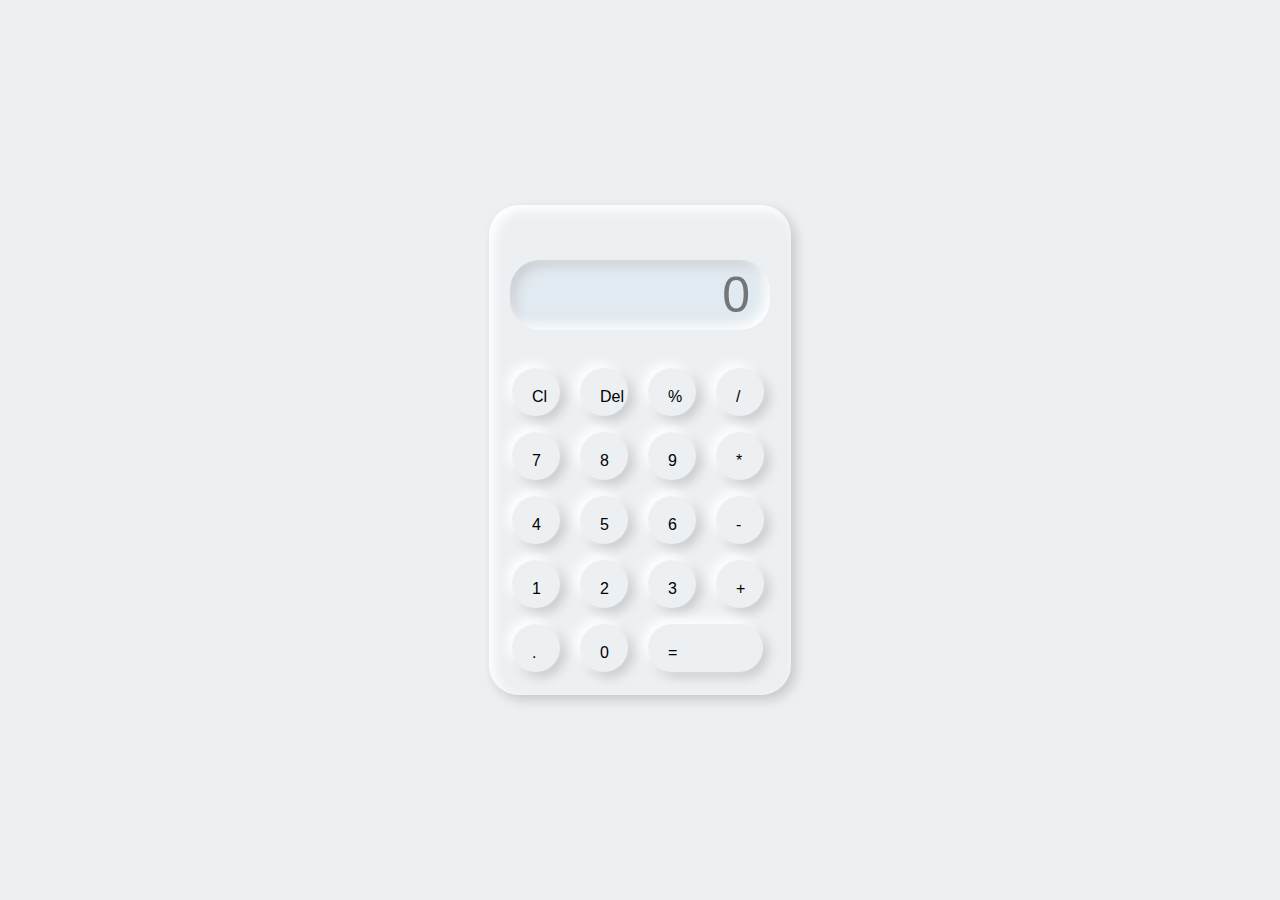
<file: livecalculator-task2/index.html>
<html lang="en">
<head>
    <meta charset="UTF-8">
    <meta http-equiv="X-UA-Compatible" content="IE=edge">
    <meta name="viewport" content="width=device-width, initial-scale=1.0">
    <link rel="stylesheet" href="mycoding/style.css">
    <title>livecalculator</title>
</head>
<body>
      <div class="container">
            <div class="calaculator">
                <input type="text" placeholder="0" id="output-screen">
                <botton onclick="Clear()">Cl</botton>
                <botton onclick="del()">Del</botton>
                <botton onclick="display('%')">%</botton>
                <botton onclick="display('/')">/</botton>
                <botton onclick="display('7')">7</botton>
                <botton onclick="display('8')">8</botton>
                <botton onclick="display('9')">9</botton>
                <botton onclick="display('*')">*</botton>
                <botton onclick="display('4')">4</botton>
                <botton onclick="display('5')">5</botton>
                <botton onclick="display('6')">6</botton>
                <botton onclick="display('-')">-</botton>
                <botton onclick="display('1')">1</botton>
                <botton onclick="display('2')">2</botton>
                <botton onclick="display('3')">3</botton>
                <botton onclick="display('+')">+</botton>
                <botton onclick="display('.')">.</botton>
                <botton onclick="display('0')">0</botton>
                <botton onclick="Calculate()" class="equal">=</botton> 
            </div>
      </div>
 <script src="mycoding/js.js"></script>  
</body>
</file>
<file: livecalculator-task2/mycoding/style.css>
*{
    margin: 0;
    padding: 0;
    box-sizing: border-box;
    background-color: #ecf0f3;
    font-family: sans-serif;
    outline: none;
}

.container{
    height: 100vh;
    display: flex;
    justify-content: center;
    align-items: center;
}

.calaculator{
    background-color: #ecf0f3;
    padding: 15px;
    border-radius: 30px;
    box-shadow: inset 5px 5px 12px #ffffff,
                       5px 5px 12px rgba(0, 0, 0, .16);
      display: grid;   
      grid-template-columns: repeat(4, 68px);       
}

input{
    grid-column: span 4;
    height: 70px;
    width: 260px;
    background-color: #e1eaf0;
    box-shadow: inset -5px -5px 12px #ffffff,
                inset 5px 5px 12px rgba(77, 45, 45, 0.16);
    border: none;
    border-radius: 30px;
    color: rgb(70, 70, 70);
    font-size: 50px;
    text-align: end;
    margin: auto; 
    margin-top: 40px;
    margin-bottom: 30px;
    padding: 20px;
} 

botton{
    height: 48px;
    width: 48px;
    padding: 20px;
    background-color: #ecf0f3;
    box-shadow:  -5px -5px 12px #ffffff,
                 5px 5px 12px rgba(0, 0, 0, 0.16);
    border: none;
    border-radius: 50%;
    margin: 8px;
    font-size: 16px;

}

.equal{
    width: 115px;
    border-radius: 40px;
    background-color: #ecf0f3;
    box-shadow:  -5px -5px 12px #ffffff,
                 5px 5px 12px rgba(0, 0, 0, 0.16);
}
</file>
